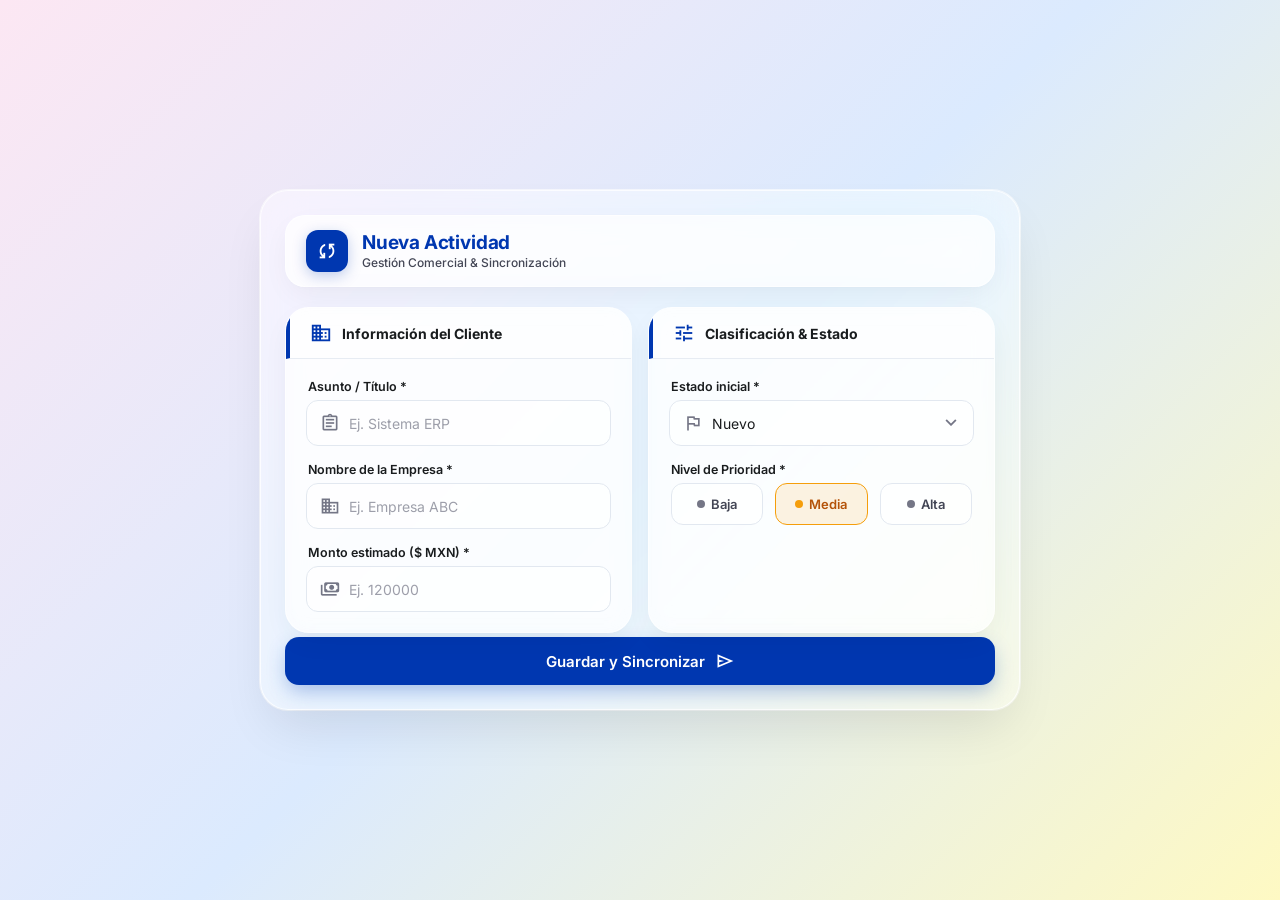
<file: index.html>
<!DOCTYPE html>
<html lang="es">
<head>
  <meta charset="UTF-8" />
  <meta http-equiv="X-UA-Compatible" content="IE=edge" />
  <meta name="viewport" content="width=device-width, initial-scale=1.0" />
  <title>Formulario Increíble</title>

  <!-- Favicon oficial para navegadores -->
  <link rel="icon" href="assets/icon-32.png" type="image/png" />

  <!-- SDK oficial de Office.js (Línea obligatoria de comunicación con Excel) -->
  <script src="https://appsforoffice.microsoft.com/lib/1/hosted/office.js"></script>

  <!-- Estilos del complemento -->
  <link rel="stylesheet" href="style.css" />
</head>
<body>
<div class="app-container">
  <!-- #region 1. ENCABEZADO Y MARCA -->
  <header class="app-header">
    <div class="header-brand">
      <div class="brand-icon">
        <span class="material-symbols-outlined">sync</span>
      </div>
      <div>
        <h1>Nueva Actividad</h1>
        <p>Gestión Comercial & Sincronización</p>
      </div>
    </div>
  </header>
  <!-- #endregion -->

  <!-- #region 2. BLOQUE PRINCIPAL DE FORMULARIO -->
  <div id="formActividad" class="activity-form">
    <div class="form-cards-grid">
      <!-- #region 2.1 TARJETA INFORMACIÓN DEL CLIENTE -->
      <div class="form-card">
        <div class="card-section-header">
          <span class="material-symbols-outlined section-icon">business</span>
          <h3>Información del Cliente</h3>
        </div>

        <div class="card-body">
          <!-- Campo: Título / Asunto -->
          <div class="form-group">
            <label for="titulo">Asunto / Título *</label>
            <div class="input-wrapper">
              <span class="material-symbols-outlined input-icon"
                >assignment</span
              >
              <input
                type="text"
                id="titulo"
                placeholder="Ej. Sistema ERP"
                autocomplete="off"
              />
            </div>
          </div>

          <!-- Campo: Empresa -->
          <div class="form-group">
            <label for="empresa">Nombre de la Empresa *</label>
            <div class="input-wrapper">
              <span class="material-symbols-outlined input-icon">domain</span>
              <input
                type="text"
                id="empresa"
                placeholder="Ej. Empresa ABC"
                autocomplete="off"
              />
            </div>
          </div>

          <!-- Campo: Monto -->
          <div class="form-group">
            <label for="monto">Monto estimado ($ MXN) *</label>
            <div class="input-wrapper">
              <span class="material-symbols-outlined input-icon">payments</span>
              <input
                type="number"
                id="monto"
                placeholder="Ej. 120000"
                min="0"
                step="0.01"
              />
            </div>
          </div>
        </div>
      </div>
      <!-- #endregion -->

      <!-- #region 2.2 TARJETA CLASIFICACIÓN Y ESTADO -->
      <div class="form-card">
        <div class="card-section-header">
          <span class="material-symbols-outlined section-icon">tune</span>
          <h3>Clasificación & Estado</h3>
        </div>

        <div class="card-body">
          <!-- Campo: Estado -->
          <div class="form-group">
            <label for="estado">Estado inicial *</label>
            <div class="select-wrapper">
              <span class="material-symbols-outlined input-icon">flag</span>
              <select id="estado">
                <option value="Nuevo" selected>Nuevo</option>
                <option value="Contactado">Contactado</option>
                <option value="Propuesta">Propuesta</option>
                <option value="Cerrado">Cerrado</option>
              </select>
              <span class="material-symbols-outlined select-arrow"
                >expand_more</span
              >
            </div>
          </div>

          <!-- Campo: Prioridad (Botones Radio Interactivos) -->
          <div class="form-group">
            <label>Nivel de Prioridad *</label>
            <div class="priority-selector">
              <label class="priority-option priority-baja">
                <input type="radio" name="prioridad" value="Baja" />
                <span class="priority-btn">
                  <span class="dot"></span> Baja
                </span>
              </label>

              <label class="priority-option priority-media">
                <input type="radio" name="prioridad" value="Media" checked />
                <span class="priority-btn">
                  <span class="dot"></span> Media
                </span>
              </label>

              <label class="priority-option priority-alta">
                <input type="radio" name="prioridad" value="Alta" />
                <span class="priority-btn">
                  <span class="dot"></span> Alta
                </span>
              </label>
            </div>
          </div>
        </div>
      </div>
      <!-- #endregion -->
    </div>

    <!-- #region 2.3 BOTÓN DE SINCRONIZACIÓN -->
    <button type="button" id="btnGuardar" class="btn-submit">
      <span>Guardar y Sincronizar</span>
      <span class="material-symbols-outlined btn-arrow">send</span>
    </button>
    <!-- #endregion -->
  </div>
  <!-- #endregion -->

  <!-- #region 3. CONTENEDOR DE TOASTS -->
  <div id="toastContainer" class="toast-container"></div>
  <!-- #endregion -->
</div>


  <!-- Lógica en JavaScript del complemento -->
  <script src="app.js"></script>
</body>
</html>
</file>
<file: style.css>
@import url('https://fonts.googleapis.com/css2?family=Inter:wght@400;500;600;700&display=swap');
@import url('https://fonts.googleapis.com/css2?family=Material+Symbols+Outlined:wght,FILL@100..700,0..1&display=swap');

/* =====================================================================================
   SISTEMA DE DISEÑO LIGHT GLASSMORPHISM - BASADO EN COMERCIASYNC (ESTILO CLARO)
   ===================================================================================== */

:root {
  /* Paleta Principal Claro / Minimalista */
  --primary: #0037b0;
  --primary-hover: #002b8d;
  --primary-container: #d0e1fb;
  
  /* Cristal Blanco y Translucidez */
  --glass-card-bg: rgba(255, 255, 255, 0.65);
  --glass-header-bg: rgba(255, 255, 255, 0.45);
  --glass-input-bg: rgba(255, 255, 255, 0.6);
  --glass-border: rgba(255, 255, 255, 0.6);
  --input-border: #E2E8F0;
  --input-focus: #0037b0;
  --border-error: #EF4444;

  /* Sombras Suaves */
  --shadow-glass: 0 10px 30px -5px rgba(0, 0, 0, 0.06), 0 4px 6px -2px rgba(0, 0, 0, 0.02);
  --shadow-hover: 0 20px 40px -10px rgba(0, 0, 0, 0.1);
  --shadow-button: 0 8px 20px -2px rgba(0, 55, 176, 0.3);

  /* Texto Oscuro para Contraste sobre Fondo Claro */
  --text-primary: #191c1e;
  --text-secondary: #434655;
  --text-muted: #747686;

  /* Prioridades (Pastel Claro) */
  --priority-baja-color: #15803d;
  --priority-baja-bg: rgba(34, 197, 94, 0.12);
  --priority-baja-border: #22C55E;

  --priority-media-color: #b45309;
  --priority-media-bg: rgba(245, 158, 11, 0.12);
  --priority-media-border: #F59E0B;

  --priority-alta-color: #b91c1e;
  --priority-alta-bg: rgba(239, 68, 68, 0.12);
  --priority-alta-border: #EF4444;
}

* {
  margin: 0;
  padding: 0;
  box-sizing: border-box;
  font-family: 'Inter', -apple-system, BlinkMacSystemFont, "Segoe UI", Roboto, sans-serif;
}

body {
  /* Fondo Gradiente Pastel Atmosférico (Rosa Claro -> Azul Cielo -> Amarillo Suave) */
  background: linear-gradient(135deg, #fce7f3 0%, #dbeafe 50%, #fef9c3 100%);
  background-attachment: fixed;
  color: var(--text-primary);
  padding: 20px 16px;
  min-height: 100vh;
  display: flex;
  justify-content: center;
  align-items: center; /* Centrado vertical de toda la vista */
}

.material-symbols-outlined {
  font-variation-settings: 'FILL' 0, 'wght' 400, 'GRAD' 0, 'opsz' 24;
  user-select: none;
}

/* Contenedor Principal (Panel Vidrio Translúcido Maestro Centrado) */
.app-container {
  width: 100%;
  max-width: 760px;
  margin: auto;
  display: flex;
  flex-direction: column;
  gap: 20px;
  
  /* Estilo Vidrio Translúcido con Sombra de Resalte */
  background: rgba(255, 255, 255, 0.45);
  backdrop-filter: blur(20px) saturate(180%);
  -webkit-backdrop-filter: blur(20px) saturate(180%);
  border: 1px solid rgba(255, 255, 255, 0.75);
  border-radius: 28px;
  padding: 24px;
  box-shadow: 0 25px 50px -12px rgba(0, 0, 0, 0.1), 0 0 0 1px rgba(255, 255, 255, 0.6);
  transition: all 0.3s ease;
}

/* Encabezado del Panel Glassmorphism */
.app-header {
  display: flex;
  align-items: center;
  justify-content: space-between;
  padding: 14px 20px;
  background: var(--glass-card-bg);
  backdrop-filter: blur(16px);
  -webkit-backdrop-filter: blur(16px);
  border: 1px solid var(--glass-border);
  border-radius: 20px;
  box-shadow: var(--shadow-glass);
}

.header-brand {
  display: flex;
  align-items: center;
  gap: 14px;
}

.brand-icon {
  width: 42px;
  height: 42px;
  background-color: var(--primary);
  color: #ffffff;
  border-radius: 12px;
  display: flex;
  align-items: center;
  justify-content: center;
  box-shadow: 0 4px 14px rgba(0, 55, 176, 0.25);
}

.brand-icon span {
  font-size: 22px;
}

.header-brand h1 {
  font-size: 19px;
  font-weight: 700;
  color: var(--primary);
  line-height: 1.2;
  letter-spacing: -0.01em;
}

.header-brand p {
  font-size: 12px;
  color: var(--text-secondary);
  font-weight: 500;
}

/* Grid Horizontal para las Tarjetas */
.form-cards-grid {
  display: grid;
  grid-template-columns: repeat(2, 1fr);
  gap: 16px;
}

@media (max-width: 520px) {
  .form-cards-grid {
    grid-template-columns: 1fr;
  }
}

/* Tarjetas de Formulario (Glassmorphism Claro) */
.form-card {
  background: var(--glass-card-bg);
  backdrop-filter: blur(12px) saturate(180%);
  -webkit-backdrop-filter: blur(12px) saturate(180%);
  border: 1px solid var(--glass-border);
  border-radius: 24px;
  overflow: hidden;
  box-shadow: var(--shadow-glass);
  transition: all 0.25s cubic-bezier(0.4, 0, 0.2, 1);
  display: flex;
  flex-direction: column;
}

.form-card:hover {
  box-shadow: var(--shadow-hover);
  border-color: rgba(255, 255, 255, 0.95);
  transform: translateY(-2px);
}

/* Encabezado de Sección */
.card-section-header {
  padding: 14px 20px;
  background: var(--glass-header-bg);
  border-bottom: 1px solid rgba(226, 232, 240, 0.8);
  border-left: 4px solid var(--primary);
  display: flex;
  align-items: center;
  gap: 10px;
}

.card-section-header h3 {
  font-size: 14px;
  font-weight: 700;
  color: var(--text-primary);
}

.section-icon {
  font-size: 22px;
  color: var(--primary);
}

.card-body {
  padding: 20px;
  display: flex;
  flex-direction: column;
  gap: 16px;
}

/* Grupos de entrada */
.form-group {
  display: flex;
  flex-direction: column;
  gap: 6px;
}

label {
  font-size: 12.5px;
  font-weight: 600;
  color: var(--text-primary);
  padding: 0 2px;
}

/* Input Wrappers con Iconos */
.input-wrapper, .select-wrapper {
  position: relative;
  display: flex;
  align-items: center;
}

.input-icon {
  position: absolute;
  left: 14px;
  font-size: 20px;
  color: var(--text-muted);
  pointer-events: none;
  transition: color 0.2s ease;
}

input[type="text"],
input[type="number"],
select {
  width: 100%;
  height: 46px;
  padding: 0 14px 0 42px;
  font-size: 14px;
  font-weight: 400;
  border-radius: 12px;
  border: 1px solid var(--input-border);
  background: var(--glass-input-bg);
  color: var(--text-primary);
  outline: none;
  transition: all 0.2s cubic-bezier(0.4, 0, 0.2, 1);
}

input[type="text"]::placeholder,
input[type="number"]::placeholder {
  color: var(--text-muted);
  opacity: 0.7;
}

input:focus, select:focus {
  border-color: var(--input-focus);
  background: rgba(255, 255, 255, 0.95);
  box-shadow: 0 0 0 4px rgba(0, 55, 176, 0.12);
}

input:focus ~ .input-icon,
.input-wrapper:focus-within .input-icon,
.select-wrapper:focus-within .input-icon {
  color: var(--primary);
}

/* Select personalizado */
select {
  appearance: none;
  cursor: pointer;
}

select option {
  background-color: #ffffff;
  color: var(--text-primary);
}

.select-arrow {
  position: absolute;
  right: 12px;
  font-size: 22px;
  color: var(--text-muted);
  pointer-events: none;
  transition: color 0.2s ease;
}

.select-wrapper:focus-within .select-arrow {
  color: var(--primary);
}

/* Clases para Validación Errónea */
input.invalid, select.invalid, .priority-selector.invalid {
  border-color: var(--border-error) !important;
  box-shadow: 0 0 0 4px rgba(239, 68, 68, 0.15) !important;
}

/* Botones de Prioridad (Radio Tiles) */
.priority-selector {
  display: flex;
  gap: 8px;
}

.priority-option {
  flex: 1;
  cursor: pointer;
}

.priority-option input[type="radio"] {
  display: none;
}

.priority-btn {
  display: flex;
  align-items: center;
  justify-content: center;
  gap: 6px;
  height: 42px;
  padding: 0 12px;
  font-size: 13px;
  font-weight: 600;
  border: 1px solid var(--input-border);
  border-radius: 12px;
  background: var(--glass-input-bg);
  color: var(--text-secondary);
  transition: all 0.2s cubic-bezier(0.4, 0, 0.2, 1);
}

.priority-btn .dot {
  width: 8px;
  height: 8px;
  border-radius: 50%;
  background-color: var(--text-muted);
  transition: background-color 0.2s ease;
}

/* Estados checked de Prioridad */
.priority-baja input:checked + .priority-btn {
  border-color: var(--priority-baja-border);
  background-color: var(--priority-baja-bg);
  color: var(--priority-baja-color);
}
.priority-baja input:checked + .priority-btn .dot {
  background-color: var(--priority-baja-border);
}

.priority-media input:checked + .priority-btn {
  border-color: var(--priority-media-border);
  background-color: var(--priority-media-bg);
  color: var(--priority-media-color);
}
.priority-media input:checked + .priority-btn .dot {
  background-color: var(--priority-media-border);
}

.priority-alta input:checked + .priority-btn {
  border-color: var(--priority-alta-border);
  background-color: var(--priority-alta-bg);
  color: var(--priority-alta-color);
}
.priority-alta input:checked + .priority-btn .dot {
  background-color: var(--priority-alta-border);
}

/* Botón Principal */
.btn-submit {
  width: 100%;
  height: 48px;
  background: var(--primary);
  color: #ffffff;
  border: none;
  border-radius: 14px;
  font-size: 15px;
  font-weight: 600;
  cursor: pointer;
  display: flex;
  align-items: center;
  justify-content: center;
  gap: 10px;
  box-shadow: var(--shadow-button);
  transition: all 0.25s cubic-bezier(0.4, 0, 0.2, 1);
  margin-top: 4px;
}

.btn-submit:hover {
  background: var(--primary-hover);
  box-shadow: 0 12px 28px -3px rgba(0, 55, 176, 0.4);
  transform: translateY(-1px) scale(1.005);
}

.btn-submit:hover .btn-arrow {
  transform: translateX(4px);
}

.btn-arrow {
  font-size: 20px;
  transition: transform 0.2s ease;
}

.btn-submit:active {
  transform: translateY(1px) scale(0.99);
}

/* Notificación Toast Estilo Floating Glassmorphism Pill */
.toast-container {
  position: fixed;
  bottom: 20px;
  left: 50%;
  transform: translateX(-50%);
  z-index: 1000;
  width: 90%;
  max-width: 400px;
  display: flex;
  flex-direction: column;
  gap: 10px;
}

.toast {
  padding: 14px 18px;
  border-radius: 14px;
  font-size: 13.5px;
  font-weight: 600;
  display: flex;
  align-items: center;
  gap: 12px;
  background: rgba(255, 255, 255, 0.95);
  backdrop-filter: blur(16px);
  -webkit-backdrop-filter: blur(16px);
  border: 1px solid rgba(255, 255, 255, 0.8);
  box-shadow: 0 15px 35px -5px rgba(0, 0, 0, 0.12);
  animation: slideUp 0.35s cubic-bezier(0.16, 1, 0.3, 1);
}

@keyframes slideUp {
  from { opacity: 0; transform: translateY(20px); }
  to { opacity: 1; transform: translateY(0); }
}

.toast.success {
  color: #047857;
  border-left: 4px solid #10b981;
}

.toast.warning {
  color: #b45309;
  border-left: 4px solid #f59e0b;
}

.toast.error {
  color: #b91c1e;
  border-left: 4px solid #ef4444;
}
</file>
